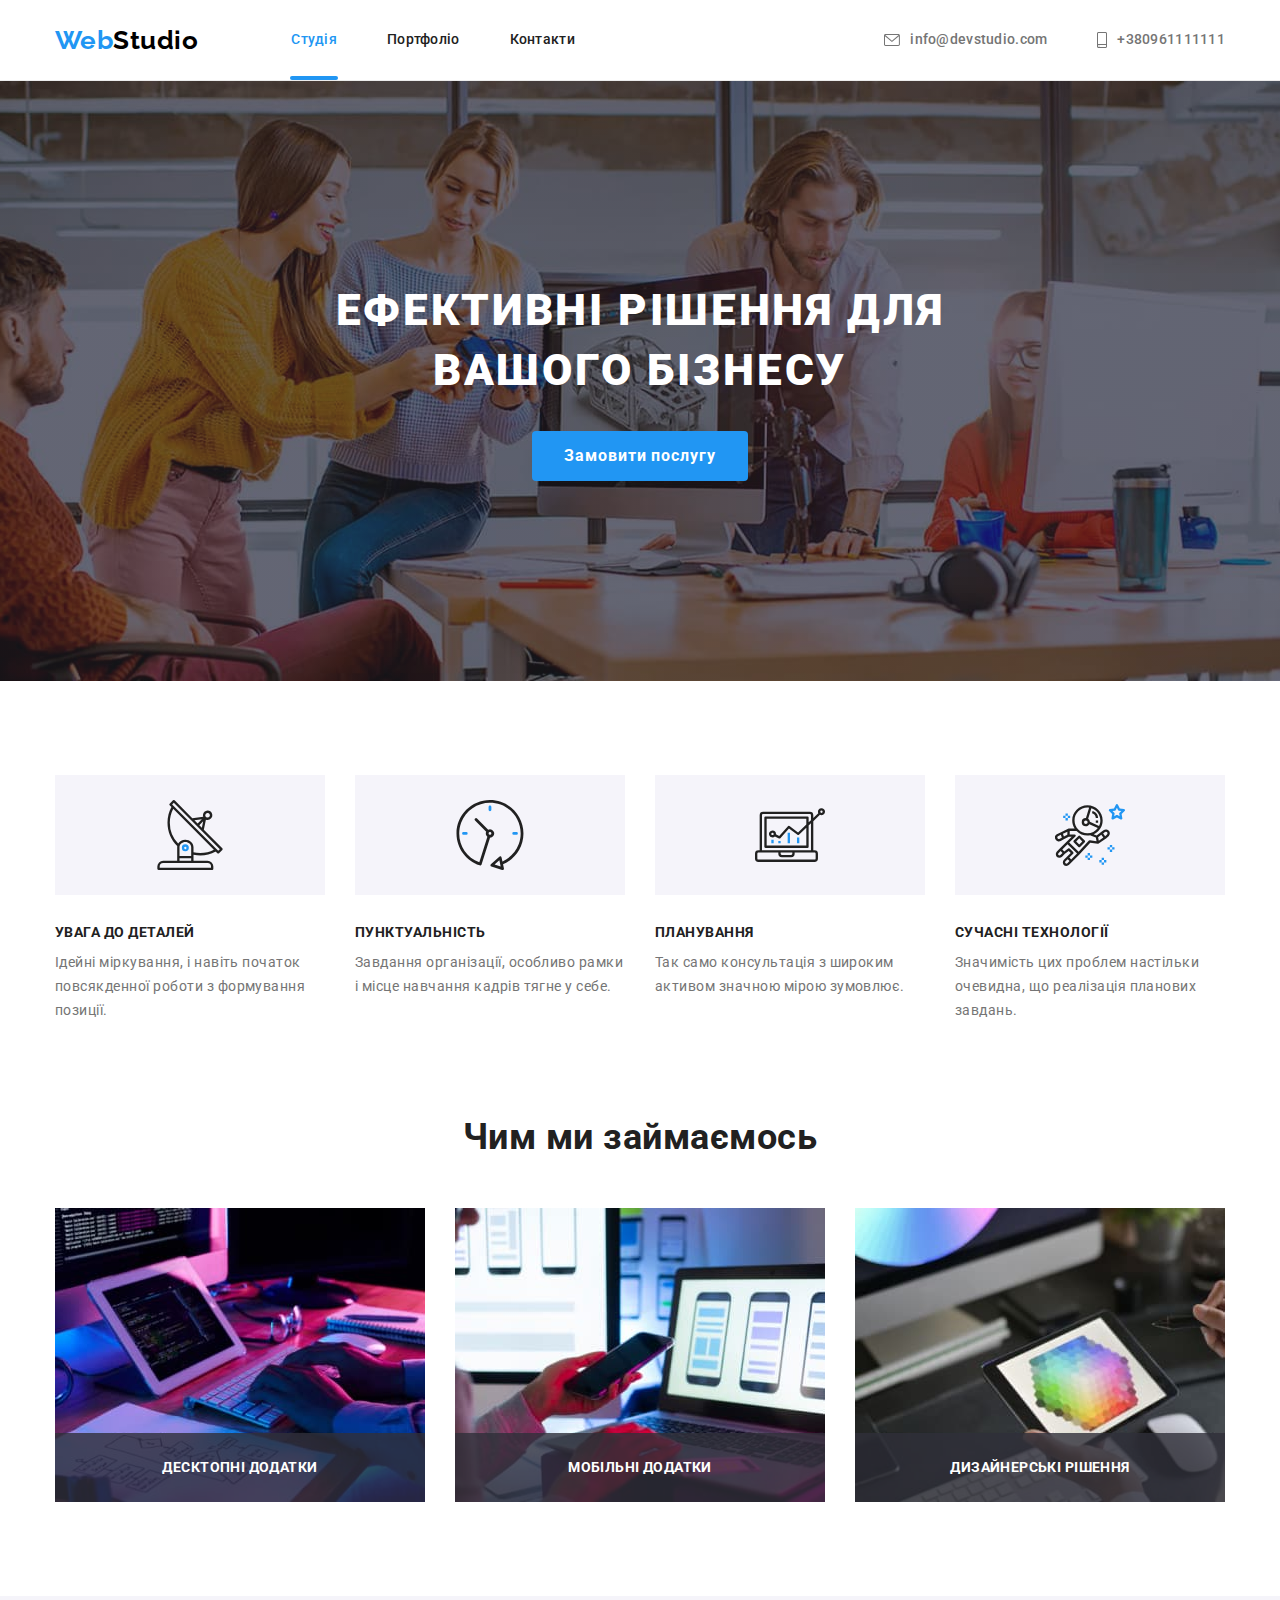
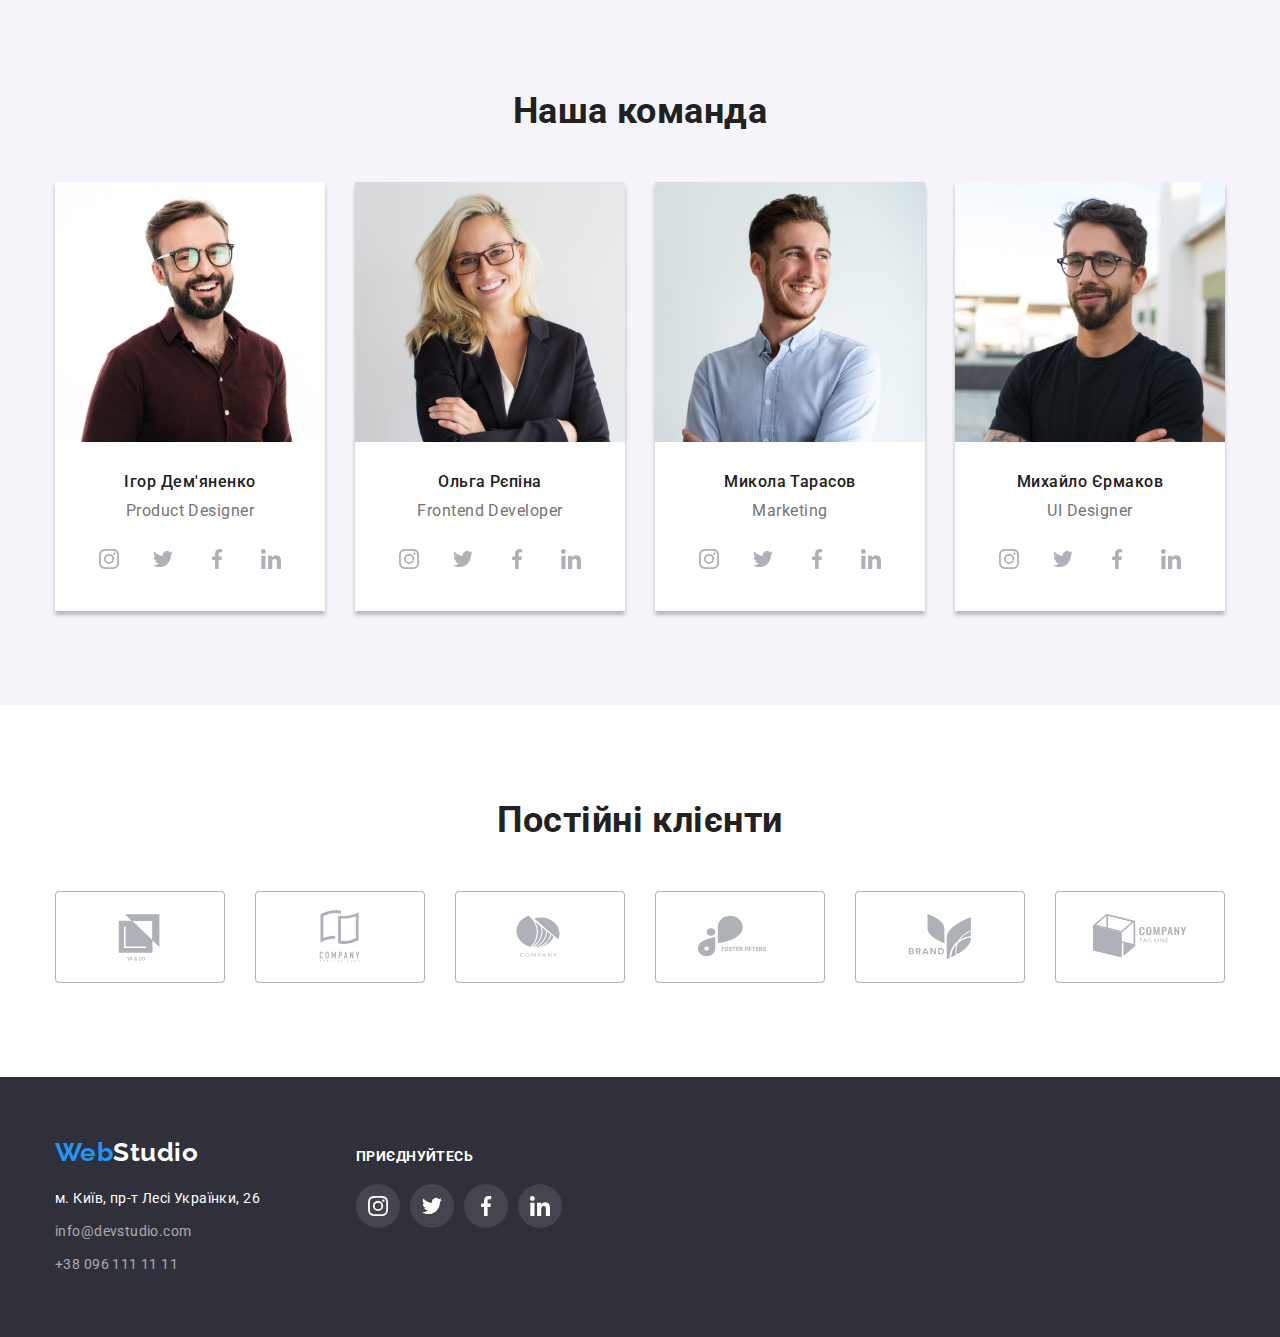
<file: index.html>
<!DOCTYPE html>
<html lang="uk">
  <head>
    <meta charset="UTF-8" />
    <meta http-equiv="X-UA-Compatible" content="IE=edge" />
    <meta name="viewport" content="width=device-width, initial-scale=1.0" />
    <title>Document</title>
    <link rel="preconnect" href="https://fonts.googleapis.com" />
    <link rel="preconnect" href="https://fonts.gstatic.com" crossorigin />
    <link
      href="https://fonts.googleapis.com/css2?family=Raleway:wght@700&family=Roboto:wght@400;500;700;900&display=swap"
      rel="stylesheet"
    />
    <link
      rel="stylesheet"
      href="https://cdnjs.cloudflare.com/ajax/libs/modern-normalize/1.1.0/modern-normalize.min.css"
    />
    <link rel="stylesheet" href="./css/style.css" />
  </head>

  <body class="page">
    <!-- Шапка сайта -->
    <header class="page-header">
      <div class="container main-nav">
        <nav class="main-nav">
          <a href="./index.html" class="logo"
            >Web<span class="accent">Studio</span></a
          >

          <ul class="site-nav list">
            <li class="item"><a href="" class="link current">Студія</a></li>
            <li class="item">
              <a href="./portfolio.html" class="link">Портфоліо</a>
            </li>
            <li class="item"><a href="" class="link">Контакти</a></li>
          </ul>
        </nav>

        <ul class="contact list">
          <li class="item icon-envelope">
            <a href="mailto:info@devstudio.com" class="link">
              <svg class="contact-icon" width="16" height="12">
                <use href=".//images/symbol-defs.svg#icon-envelope"></use></svg
              >info@devstudio.com</a
            >
          </li>
          <li class="item icon-smartphone">
            <a href="tel:+380961111111" class="link">
              <svg class="contact-icon" width="10" height="16">
                <use
                  href=".//images/symbol-defs.svg#icon-smartphone"
                ></use></svg
              >+380961111111</a
            >
          </li>
        </ul>
      </div>
    </header>

    <main>
      <!-- Герой -->
      <section class="hero">
        <div class="container">
          <div class="hero-content">
            <h1 class="hero-title">Ефективні рішення для вашого бізнесу</h1>
            <button type="button" class="button button-hero">Замовити послугу</button>
          </div>
        </div>
      </section>

      <!-- переваги -->
      <section class="section benefits">
        <div class="container">
          <h2 class="section-title visually-hidden">Наші переваги</h2>

          <ul class="benefits list">
            <li class="item icon-antenna">
              <div class="icon-benefits">
                <svg class="benefits-icon" width="70" height="70">
                  <use href=".//images/symbol-defs.svg#icon-antenna"></use>
                </svg>
              </div>
              <h3 class="title">УВАГА ДО ДЕТАЛЕЙ</h3>
              <p class="text">
                Ідейні міркування, і навіть початок повсякденної роботи з
                формування позиції.
              </p>
            </li>

            <li class="item icon-clock">
              <div class="icon-benefits">
                <svg class="benefits-icon" width="70" height="70">
                  <use href=".//images/symbol-defs.svg#icon-clock"></use>
                </svg>
              </div>
              <h3 class="title">ПУНКТУАЛЬНІСТЬ</h3>
              <p class="text">
                Завдання організації, особливо рамки і місце навчання кадрів
                тягне у себе.
              </p>
            </li>

            <li class="item icon-diagram">
              <div class="icon-benefits">
                <svg class="benefits-icon" width="70" height="70">
                  <use href=".//images/symbol-defs.svg#icon-diagram"></use>
                </svg>
              </div>
              <h3 class="title">ПЛАНУВАННЯ</h3>
              <p class="text">
                Так само консультація з широким активом значною мірою зумовлює.
              </p>
            </li>
            <li class="item icon-astronaut">
              <div class="icon-benefits">
                <svg class="benefits-icon" width="70" height="70">
                  <use href=".//images/symbol-defs.svg#icon-astronaut"></use>
                </svg>
              </div>
              <h3 class="title">СУЧАСНІ ТЕХНОЛОГІЇ</h3>
              <p class="text">
                Значимість цих проблем настільки очевидна, що реалізація
                планових завдань.
              </p>
            </li>
          </ul>
        </div>
      </section>

      <!-- Чим ми займаємось -->
      <section class="work-section">
        <div class="container">
          <h2 class="section-title">Чим ми займаємось</h2>
          <ul class="work list">
            <li class="item">
              <img
                src="./images/box1(1).jpg"
                alt="Руки людини, на клавіатурі друкують код"
                width="370"
                height="294"
              />
              <p class="label-work">десктопні додатки</p>
            </li>
            <li class="item">
              <img
                src="./images/box2(1).jpg"
                alt="Лівою рукою людина тримає телефон, права рука керує ноутбуком"
                width="370"
                height="294"
              />
              <p class="label-work">мобільні додатки</p>
            </li>
            <li class="item">
              <img
                src="./images/box3(1).jpg"
                alt="В лівій руці планшет, на якому зображена кольорова градація, в правій руці стилус"
                width="370"
                height="294"
              />
              <p class="label-work">дизайнерські рішення</p>
            </li>
          </ul>
        </div>
      </section>

      <!-- Наша команда -->
      <section class="section team">
        <div class="container">
          <h2 class="section-title">Наша команда</h2>
          <ul class="team-items list">
            <li class="item">
              <img
                src="./images/Igor(1).jpg"
                alt="Ігор Дем'яненко"
                width="270"
                height="260"
              />
              <div class="teams">
                <h3 class="title">Ігор Дем'яненко</h3>
                <p class="text">Product Designer</p>
                <ul class="soc-list list">
                  <li class="soc-item">
                    <a class="soc-link" href="">
                      <svg class="soc-icon" width="20" height="20">
                        <use
                          href=".//images/symbol-defs.svg#icon-instagram"
                        ></use>
                      </svg>
                    </a>
                  </li>

                  <li class="soc-item">
                    <a class="soc-link" href="">
                      <svg class="soc-icon" width="20" height="20">
                        <use
                          href=".//images/symbol-defs.svg#icon-twitter"
                        ></use>
                      </svg>
                    </a>
                  </li>

                  <li class="soc-item">
                    <a class="soc-link" href="">
                      <svg class="soc-icon" width="20" height="20">
                        <use
                          href=".//images/symbol-defs.svg#icon-facebook"
                        ></use>
                      </svg>
                    </a>
                  </li>

                  <li class="soc-item">
                    <a class="soc-link" href="">
                      <svg class="soc-icon" width="20" height="20">
                        <use
                          href=".//images/symbol-defs.svg#icon-linkedin"
                        ></use>
                      </svg>
                    </a>
                  </li>
                </ul>
              </div>
            </li>
            <li class="item">
              <img
                src="./images/Olga(1).jpg"
                alt="Ольга Рєпіна"
                width="270"
                height="260"
              />
              <div class="teams">
                <h3 class="title">Ольга Рєпіна</h3>
                <p class="text">Frontend Developer</p>
                <ul class="soc-list list">
                  <li class="soc-item">
                    <a class="soc-link" href="">
                      <svg class="soc-icon" width="20" height="20">
                        <use
                          href=".//images/symbol-defs.svg#icon-instagram"
                        ></use>
                      </svg>
                    </a>
                  </li>

                  <li class="soc-item">
                    <a class="soc-link" href="">
                      <svg class="soc-icon" width="20" height="20">
                        <use
                          href=".//images/symbol-defs.svg#icon-twitter"
                        ></use>
                      </svg>
                    </a>
                  </li>

                  <li class="soc-item">
                    <a class="soc-link" href="">
                      <svg class="soc-icon" width="20" height="20">
                        <use
                          href=".//images/symbol-defs.svg#icon-facebook"
                        ></use>
                      </svg>
                    </a>
                  </li>

                  <li class="soc-item">
                    <a class="soc-link" href="">
                      <svg class="soc-icon" width="20" height="20">
                        <use
                          href=".//images/symbol-defs.svg#icon-linkedin"
                        ></use>
                      </svg>
                    </a>
                  </li>
                </ul>
              </div>
            </li>
            <li class="item">
              <img
                src="./images/Mykola(1).jpg"
                alt="Микола Тарасов"
                width="270"
                height="260"
              />
              <div class="teams">
                <h3 class="title">Микола Тарасов</h3>
                <p class="text">Marketing</p>
                <ul class="soc-list list">
                  <li class="soc-item">
                    <a class="soc-link" href="">
                      <svg class="soc-icon" width="20" height="20">
                        <use
                          href=".//images/symbol-defs.svg#icon-instagram"
                        ></use>
                      </svg>
                    </a>
                  </li>

                  <li class="soc-item">
                    <a class="soc-link" href="">
                      <svg class="soc-icon" width="20" height="20">
                        <use
                          href=".//images/symbol-defs.svg#icon-twitter"
                        ></use>
                      </svg>
                    </a>
                  </li>

                  <li class="soc-item">
                    <a class="soc-link" href="">
                      <svg class="soc-icon" width="20" height="20">
                        <use
                          href=".//images/symbol-defs.svg#icon-facebook"
                        ></use>
                      </svg>
                    </a>
                  </li>

                  <li class="soc-item">
                    <a class="soc-link" href="">
                      <svg class="soc-icon" width="20" height="20">
                        <use
                          href=".//images/symbol-defs.svg#icon-linkedin"
                        ></use>
                      </svg>
                    </a>
                  </li>
                </ul>
              </div>
            </li>
            <li class="item">
              <img
                src="./images/Mykhailo(1).jpg"
                alt="Михайло Єрмаков"
                width="270"
                height="260"
              />
              <div class="teams">
                <h3 class="title">Михайло Єрмаков</h3>
                <p class="text">UI Designer</p>
                <ul class="soc-list list">
                  <li class="soc-item">
                    <a class="soc-link" href="">
                      <svg class="soc-icon" width="20" height="20">
                        <use
                          href=".//images/symbol-defs.svg#icon-instagram"
                        ></use>
                      </svg>
                    </a>
                  </li>

                  <li class="soc-item">
                    <a class="soc-link" href="">
                      <svg class="soc-icon" width="20" height="20">
                        <use
                          href=".//images/symbol-defs.svg#icon-twitter"
                        ></use>
                      </svg>
                    </a>
                  </li>

                  <li class="soc-item">
                    <a class="soc-link" href="">
                      <svg class="soc-icon" width="20" height="20">
                        <use
                          href=".//images/symbol-defs.svg#icon-facebook"
                        ></use>
                      </svg>
                    </a>
                  </li>

                  <li class="soc-item">
                    <a class="soc-link" href="">
                      <svg class="soc-icon" width="20" height="20">
                        <use
                          href=".//images/symbol-defs.svg#icon-linkedin"
                        ></use>
                      </svg>
                    </a>
                  </li>
                </ul>
              </div>
            </li>
          </ul>
        </div>
      </section>
    </main>

    <!-- our clients -->

    <section class="section clients">
      <div class="container">
        <h2 class="section-title">Постійні клієнти</h2>
        <ul class="clients-list list">
          <li class="client-item">
            <a class="client-link" href="">
              <svg class="client-logo" width="106" height="60">
                <use href=".//images/symbol-defs.svg#icon-Logo1"></use>
              </svg>
            </a>
          </li>
          <li class="client-item">
            <a class="client-link" href=""
              ><svg class="client-logo" width="106" height="60">
                <use href=".//images/symbol-defs.svg#icon-Logo2"></use></svg
            ></a>
          </li>
          <li class="client-item">
            <a class="client-link" href=""
              ><svg class="client-logo" width="106" height="60">
                <use href=".//images/symbol-defs.svg#icon-Logo3"></use></svg
            ></a>
          </li>
          <li class="client-item">
            <a class="client-link" href=""
              ><svg class="client-logo" width="106" height="60">
                <use href=".//images/symbol-defs.svg#icon-Logo4"></use></svg
            ></a>
          </li>
          <li class="client-item">
            <a class="client-link" href=""
              ><svg class="client-logo" width="106" height="60">
                <use href=".//images/symbol-defs.svg#icon-Logo5"></use></svg
            ></a>
          </li>
          <li class="client-item">
            <a class="client-link" href=""
              ><svg class="client-logo" width="106" height="60">
                <use href=".//images/symbol-defs.svg#icon-Logo6"></use></svg
            ></a>
          </li>
        </ul>
      </div>
    </section>

    <!--Футер-->

    <footer class="footer">
      <div class="container">
        <div class="adress-footer">
          <a href="./index.html" class="logo"
            >Web<span class="accent-footer">Studio</span></a
          >
          <address>
            <ul class="adress list">
              <li class="item">
                <a
                  href="https://goo.gl/maps/veYJQUVYukDmJ3Ha7"
                  target="_blank"
                  rel="noopener noreferrer"
                  class="adress-link"
                >
                  м. Київ, пр-т Лесі Українки, 26
                </a>
              </li>

              <li class="item">
                <a href="mailto:info@devstudio.com" class="link"
                  >info@devstudio.com</a
                >
              </li>
              <li class="item">
                <a href="tel:+380961111111" class="link">+38 096 111 11 11</a>
              </li>
            </ul>
          </address>
        </div>

        <div class="soc-footer">
          <p class="text-footer">приєднуйтесь</p>
          <ul class="soc-list list">
            <li class="soc-item">

              <a class="soc-link" href="">
                <svg class="soc-icon" width="20" height="20">
                  <use href=".//images/symbol-defs.svg#icon-instagram"></use>
                </svg>
              </a>
            </li>

            <li class="soc-item">
              <a class="soc-link" href="">
                <svg class="soc-icon" width="20" height="20">
                  <use href=".//images/symbol-defs.svg#icon-twitter"></use>
                </svg>
              </a>
            </li>

            <li class="soc-item">
              <a class="soc-link" href="">
                <svg class="soc-icon" width="20" height="20">
                  <use href=".//images/symbol-defs.svg#icon-facebook"></use>
                </svg>
              </a>
            </li>

            <li class="soc-item">
              <a class="soc-link" href="">
                <svg class="soc-icon" width="20" height="20">
                  <use href=".//images/symbol-defs.svg#icon-linkedin"></use>
                </svg>
              </a>
            </li>
          </ul>
        </div>
      </div>
    </footer>

<div class="backdrop is-hidden">
  <div class="modal"></div>
</div>

  </body>
</html>
</file>
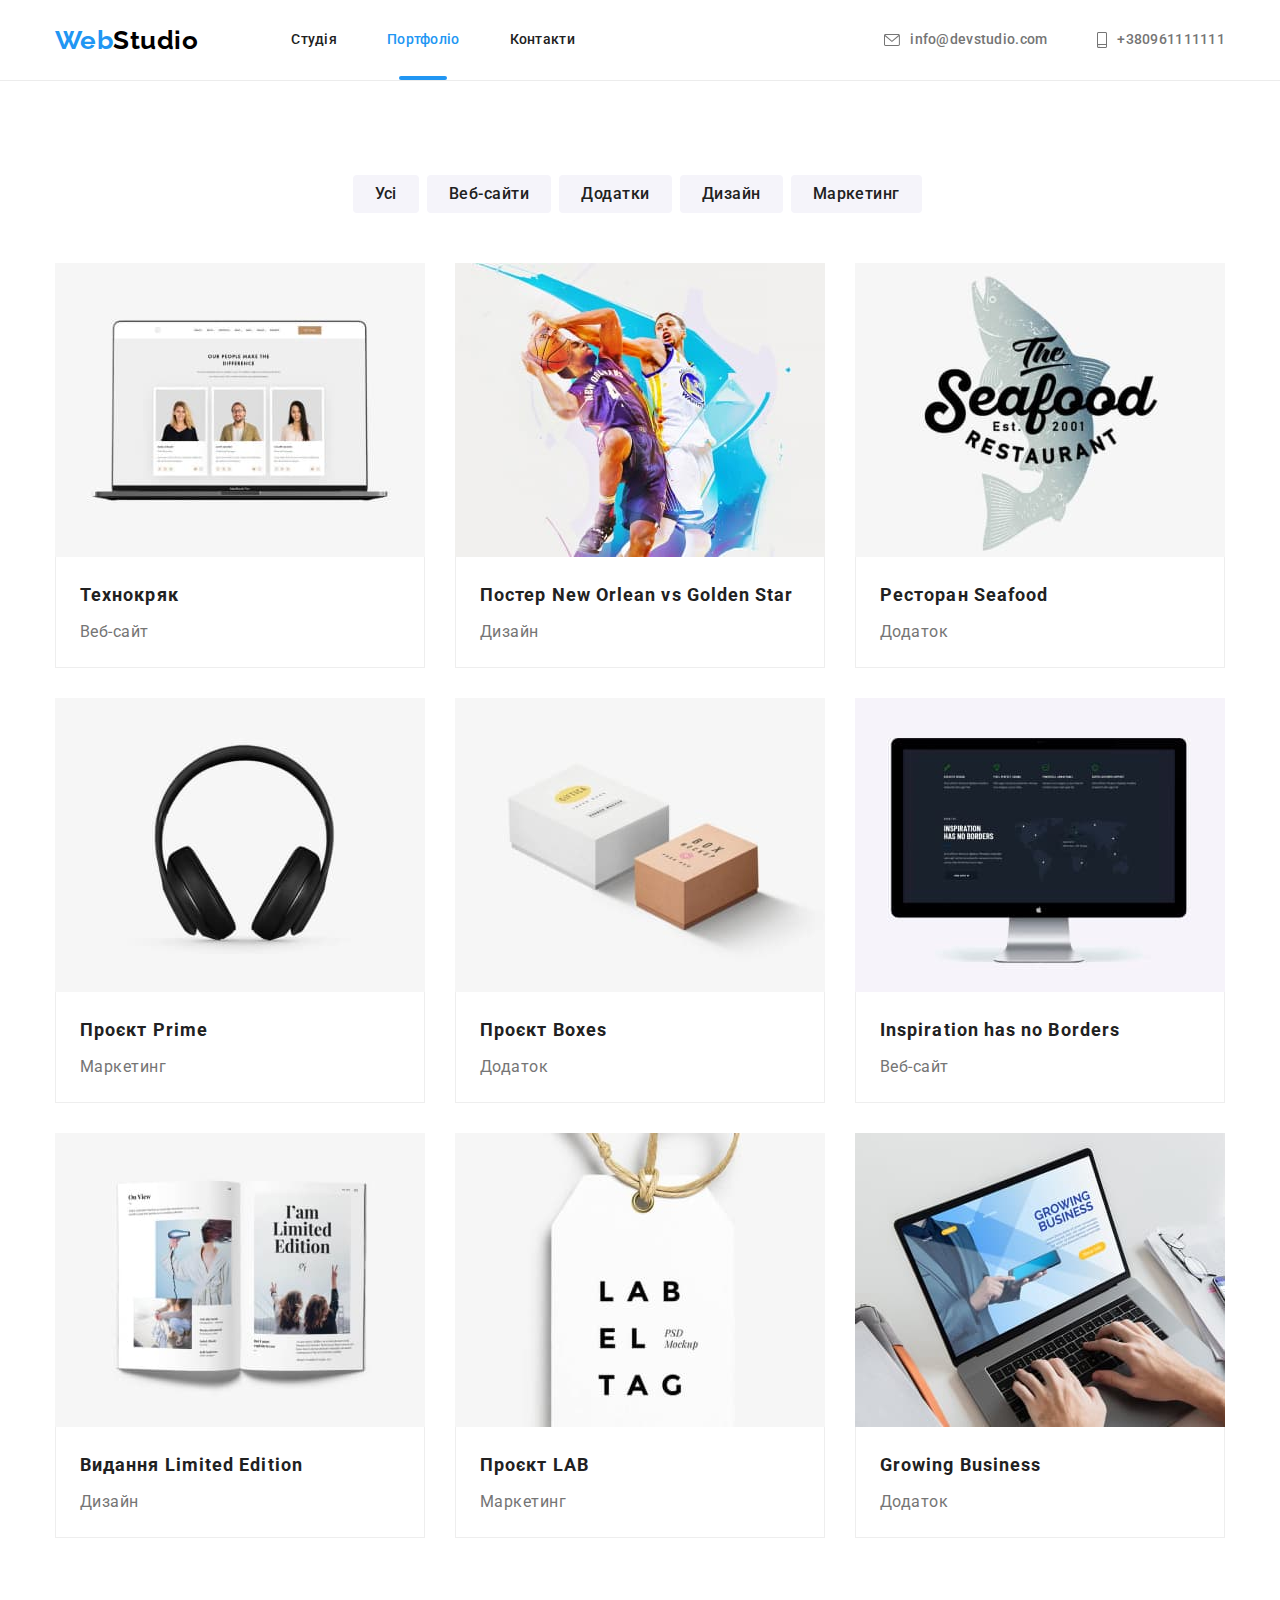
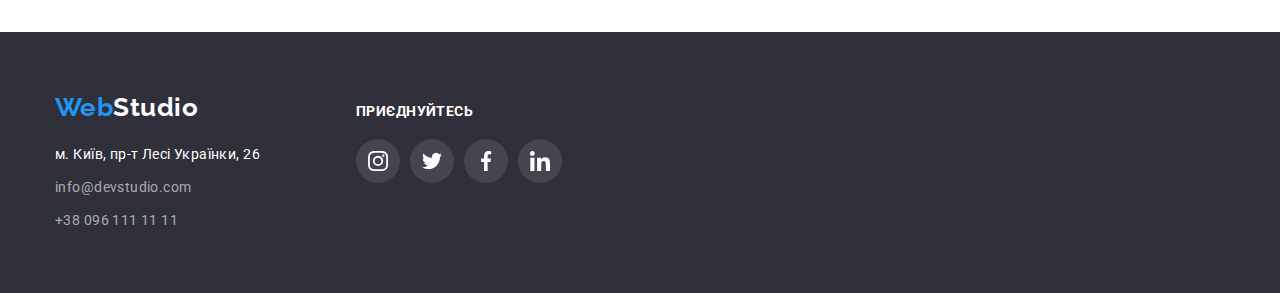
<file: portfolio.html>
<!DOCTYPE html>
<html lang="uk">
  <head>
    <meta charset="UTF-8" />
    <meta http-equiv="X-UA-Compatible" content="IE=edge" />
    <meta name="viewport" content="width=device-width, initial-scale=1.0" />
    <title>Document</title>
    <link rel="preconnect" href="https://fonts.googleapis.com" />
    <link rel="preconnect" href="https://fonts.gstatic.com" crossorigin />
    <link
      href="https://fonts.googleapis.com/css2?family=Raleway:wght@700&family=Roboto:wght@400;500;700;900&display=swap"
      rel="stylesheet"
    />
    <link
      rel="stylesheet"
      href="https://cdnjs.cloudflare.com/ajax/libs/modern-normalize/1.1.0/modern-normalize.min.css"
    />
    <link rel="stylesheet" href="./css/style.css" />
  </head>

  <body class="page">
    <!-- Шапка сайта -->
    <header>
      <header class="page-header">
      <div class="container main-nav">
        <nav class="main-nav">
          <a href="./index.html" class="logo"
            >Web<span class="accent">Studio</span></a>

          <ul class="site-nav list">
            <li class="item"><a href="./index.html" class="link">Студія</a></li>
            <li class="item">
              <a href="./portfolio.html" class="link current">Портфоліо</a>
            </li>
            <li class="item"><a href="" class="link">Контакти</a></li>
          </ul>
        </nav>

        <ul class="contact list">
          <li class="item icon-envelope">
            <a href="mailto:info@devstudio.com" class="link">
              <svg class="contact-icon" width="16" height="12">
                <use href=".//images/symbol-defs.svg#icon-envelope"></use></svg
              >info@devstudio.com</a
            >
          </li>
          <li class="item icon-smartphone">
            <a href="tel:+380961111111" class="link">
              <svg class="contact-icon" width="10" height="16">
                <use
                  href=".//images/symbol-defs.svg#icon-smartphone"
                ></use></svg
              >+380961111111</a
            >
          </li>
        </ul>
      </div>
    </header>

    <main>
      <section class="section works">
        <div class="container">
          <h1 class="section-title visually-hidden">Наші проєкти</h1>
          <ul class="button-list list">
            <li class="item"><button type="button" class="button primary">Усі</button></li>
            <li class="item">
              <button type="button" class="button primary">Веб-сайти</button>
            </li>
            <li class="item">
              <button type="button" class="button primary">Додатки</button>
            </li>
            <li class="item">
              <button type="button" class="button primary">Дизайн</button>
            </li>
            <li class="item">
              <button type="button" class="button primary">Маркетинг</button>
            </li>
          </ul>

          <ul class="works-list list">
            <li class="item-card">
              <a href="" class="link">
                <img
                  src="./images-portfolio/technocryak(1).jpg"
                  alt="відкритий лептоп"
                  width="370"
                  height="294"
                />
                <div class="card">
                  <h2 class="title-works">Технокряк</h2>
                  <p class="text-works">Веб-сайт</p>
                </div>
              </a>
            </li>
            <li class="item-card">
              <a href="" class="link">
                <img
                  src="./images-portfolio/PosterNewOrlean(1).jpg"
                  alt="боротьба за баскетбольний м'яч"
                  width="370"
                  height="294"
                />
                <div class="card">
                  <h2 class="title-works">Постер New Orlean vs Golden Star</h2>
                  <p class="text-works">Дизайн</p>
                </div>
              </a>
            </li>
            <li class="item-card">
              <a href="" class="link">
                <img
                  src="./images-portfolio/Seafood(1).jpg"
                  alt="назва закладу на фоні логотипа з рибою"
                  width="370"
                  height="294"
                />
                <div class="card">
                  <h2 class="title-works">Ресторан Seafood</h2>
                  <p class="text-works">Додаток</p>
                </div>
              </a>
            </li>
            <li class="item-card">
              <a href="" class="link">
                <img
                  src="./images-portfolio/prime(1).jpg"
                  alt="навушники на білому фоні"
                  width="370"
                  height="294"
                />
                <div class="card">
                  <h2 class="title-works">Проєкт Prime</h2>
                  <p class="text-works">Маркетинг</p>
                </div>
              </a>
            </li>
            <li class="item-card">
              <a href="" class="link">
                <img
                  src="./images-portfolio/boxes(1).jpg"
                  alt="дві коробки на полу"
                  width="370"
                  height="294"
                />
                <div class="card">
                  <h2 class="title-works">Проєкт Boxes</h2>
                  <p class="text-works">Додаток</p>
                </div>
              </a>
            </li>
            <li class="item-card">
              <a href="" class="link">
                <img
                  src="./images-portfolio/InspirationhasnoBorders(1).jpg"
                  alt="монітор"
                  width="370"
                  height="294"
                />
                <div class="card">
                  <h2 class="title-works">Inspiration has no Borders</h2>
                  <p class="text-works">Веб-сайт</p>
                </div>
              </a>
            </li>
            <li class="item-card">
              <a href="" class="link">
                <img
                  src="./images-portfolio/limited-edition(1).jpg"
                  alt="розгорнута книга"
                  width="370"
                  height="294"
                />
                <div class="card">
                  <h2 class="title-works">Видання Limited Edition</h2>
                  <p class="text-works">Дизайн</p>
                </div>
              </a>
            </li>
            <li class="item-card">
              <a href="" class="link">
                <img
                  src="./images-portfolio/lab(1).jpg"
                  alt="бірка з логотипом"
                  width="370"
                  height="294"
                />
                <div class="card">
                  <h2 class="title-works">Проєкт LAB</h2>
                  <p class="text-works">Маркетинг</p>
                </div>
              </a>
            </li>
            <li class="item-card">
              <a href="" class="link">
                <img
                  src="./images-portfolio/growingbusiness(1).jpg"
                  alt="відкритий лептоп"
                  width="370"
                  height="294"
                />
                <div class="card">
                  <h2 class="title-works">Growing Business</h2>
                  <p class="text-works">Додаток</p>
                </div>
              </a>
            </li>
          </ul>
        </div>
      </section>
    </main>

    <!--Футер-->
    <footer class="footer">
      <div class="container">
        <div class="adress-footer">
          <a href="./index.html" class="logo"
            >Web<span class="accent-footer">Studio</span></a
          >
          <address>
            <ul class="adress list">
              <li class="item">
                <a
                  href="https://goo.gl/maps/veYJQUVYukDmJ3Ha7"
                  target="_blank"
                  rel="noopener noreferrer"
                  class="adress-link"
                >
                  м. Київ, пр-т Лесі Українки, 26
                </a>
              </li>

              <li class="item">
                <a href="mailto:info@devstudio.com" class="link"
                  >info@devstudio.com</a
                >
              </li>
              <li class="item">
                <a href="tel:+380961111111" class="link">+38 096 111 11 11</a>
              </li>
            </ul>
          </address>
        </div>

        <div class="soc-footer">
          <p class="text-footer">приєднуйтесь</p>
          <ul class="soc-list list">
            <li class="soc-item">

              <a class="soc-link" href="">
                <svg class="soc-icon" width="20" height="20">
                  <use href=".//images/symbol-defs.svg#icon-instagram"></use>
                </svg>
              </a>
            </li>

            <li class="soc-item">
              <a class="soc-link" href="">
                <svg class="soc-icon" width="20" height="20">
                  <use href=".//images/symbol-defs.svg#icon-twitter"></use>
                </svg>
              </a>
            </li>

            <li class="soc-item">
              <a class="soc-link" href="">
                <svg class="soc-icon" width="20" height="20">
                  <use href=".//images/symbol-defs.svg#icon-facebook"></use>
                </svg>
              </a>
            </li>

            <li class="soc-item">
              <a class="soc-link" href="">
                <svg class="soc-icon" width="20" height="20">
                  <use href=".//images/symbol-defs.svg#icon-linkedin"></use>
                </svg>
              </a>
            </li>
          </ul>
        </div>
      </div>
    </footer>
  </body>
</html>
</file>
<file: css/style.css>
:root {
  --primary-text-color: #757575;
  --title-text-color: #212121;
  --accent-color: #2196f3;
  --white-color: #ffffff;
  --background-color: #ffffff;
  --background-color-hero-footer: #2f303a;
  --bg-btn-color: #f5f4fa;
  --black-color: #000000;
  --border-color: #eeeeee;
  --adress-text-color: #ffffff99;
}

button {
  cursor: pointer;
}
p,
h1,
h2,
h3,
h4,
h5 {
  margin: 0;
}

ul,
ol {
  margin: 0;
  padding-left: 0;
}

address {
  font-style: normal;
}

img {
  display: block;
  max-width: 100%;
  height: auto;
}

.page {
  background-color: var(--background-color);
  color: var(--primary-text-color);

  font-family: Roboto, sans-serif;
  letter-spacing: 0.03em;
}

.container {
  width: 1200px;
  margin-left: auto;
  margin-right: auto;
  padding-left: 15px;
  padding-right: 15px;

  /* outline: 2px solid tomato; */
}

/* logo */

.logo {
  color: var(--accent-color);

  font-family: Raleway, sans-serif;
  font-weight: 700;
  font-size: 26px;
  line-height: 1.19;
  text-decoration: none;
}
.accent {
  color: var(--black-color);
}
.accent-footer {
  color: var(--background-color);
}

/* Page header */

.page-header {
  background-color: var(--background-color);
}

/* Logo */

/* .logo {
  margin-right: 50px;
} */

/* site-nav */

.page-header {
  border-bottom: 1px solid #ececec;
}

.container.main-nav {
  display: flex;
  align-items: center;
}

.main-nav {
  display: flex;
  align-items: center;
}

.site-nav {
  display: flex;
  margin-left: 93px;
}

/* .site-nav .item:not(:last-child) {
  margin-right: 50px;
} */

.site-nav .item + .item {
  margin-left: 50px;
}

.list {
  list-style: none;
}

.site-nav .item {
  position: relative;
}

.site-nav .link {
  display: block;
  padding-top: 32px;
  padding-bottom: 32px;
  color: var(--title-text-color);

  font-weight: 500;
  font-size: 14px;
  line-height: 1.14;
  letter-spacing: 0.02em;
  text-decoration: none;
}

/* .site-nav .link::before {
  content: "";
  display: inline-block;
  width: 48px;
  height: 4px;
  color: var(--accent-color);
} */

.site-nav .link:hover,
.site-nav .link:focus {
  color: var(--accent-color);
}

.site-nav .link.current {
  color: var(--accent-color);
}

.site-nav .link.current::before {
  position: absolute;
  bottom: 0%;
  left: 50%;
  margin: 0;
  transform: translate(-50%);

  content: "";
  display: inline-block;
  width: 48px;
  height: 4px;
  border-radius: 2px;
  background-color: var(--accent-color);
}

.contact {
  display: flex;
}

.contact.list {
  margin-left: auto;
}

.contact-icon {
  margin-right: 10px;
  fill: currentColor;
}

.contact .item + .item {
  margin-left: 50px;
}

.contact .link {
  display: flex;
  align-items: center;

  color: var(--primary-text-color);

  font-family: "Roboto";
  font-weight: 500;
  font-size: 14px;
  line-height: 1.14;
  letter-spacing: 0.02em;
  text-decoration: none;
}

.contact .link:hover,
.contact .link:focus,
.contact-icon:hover,
.contact-icon:focus {
  color: var(--accent-color);
}

/* Герой */

.hero {
  background-color: var(--background-color-hero-footer);

  background-image: linear-gradient(
      to right,
      rgba(47, 48, 58, 0.4),
      rgba(47, 48, 58, 0.4)
    ),
    url(../images/bck-image.jpg);
  background-repeat: no-repeat;
  background-position: center;
  background-size: cover;

  max-width: 1600px;
  margin-left: auto;
  margin-right: auto;
  padding-top: 200px;
  padding-bottom: 200px;
}

.hero-content {
  text-align: center;
}

.hero-title {
  color: var(--white-color);
  margin-left: auto;
  margin-right: auto;
  margin-bottom: 30px;
  width: 696px;

  font-weight: 900;
  font-size: 44px;
  line-height: 1.36;
  text-align: center;
  letter-spacing: 0.06em;
  text-transform: uppercase;
}

/* section */

.section {
  padding-top: 94px;
  padding-bottom: 94px;
}

.section-title {
  margin-bottom: 50px;

  color: var(--title-text-color);
  font-family: "Roboto";
  font-style: normal;
  font-weight: 700;
  font-size: 36px;
  line-height: 42px;
  text-align: center;
}

/* benefits */

.benefits {
  display: flex;
}

.icon-benefits {
  display: flex;
  justify-content: center;
  align-items: center;

  background-color: var(--bg-btn-color);
  width: 270px;
  height: 120px;
}

.benefits .item {
  width: 270px;
}

.benefits .item + .item {
  margin-left: 30px;
}

.benefits .title {
  color: var(--title-text-color);

  margin-bottom: 10px;
  margin-top: 30px;

  font-weight: 700;
  font-size: 14px;
  line-height: 1.14;
}

.benefits .text {
  font-size: 14px;
  line-height: 1.71;
}

.visually-hidden {
  position: absolute;
  white-space: nowrap;
  width: 1px;
  height: 1px;
  overflow: hidden;
  border: 0;
  padding: 0;
  clip: rect(0 0 0 0);
  clip-path: inset(50%);
  margin: -1px;
}

/* our work */

.work-section {
  padding-top: 0;
  padding-bottom: 94px;
}

.work .item {
  position: relative;
  width: 370px;
}

.label-work {
  position: absolute;
  bottom: 0;
  padding: 27px;
  width: 100%;

  text-align: center;
  font-weight: 700;
  font-size: 14px;
  line-height: 1.14;
  letter-spacing: 0.03em;
  text-transform: uppercase;

  background-color: rgba(47, 48, 58, 0.8);
  color: #fff;
}

.work {
  display: flex;
  gap: 30px;
}

/* our team */

.team {
  background-color: var(--bg-btn-color);
}

.team-items.list {
  display: flex;
}

.team-items .item + .item {
  margin-left: 30px;
}

.team-items .item {
  max-width: 270px;
  box-shadow: 0px 4px 4px rgba(0, 0, 0, 0.25);
}

.team .title {
  margin-bottom: 10px;

  color: var(--title-text-color);
  font-weight: 500;
  font-size: 16px;
  line-height: 1.19;
}

.team .text {
  font-size: 16px;
  line-height: 1.19;
  margin-bottom: 16px;
}

.teams {
  padding-top: 30px;
  padding-bottom: 30px;

  background-color: var(--background-color);
  text-align: center;
}

.soc-list {
  display: flex;
  justify-content: center;
  gap: 10px;
}

.soc-link {
  width: 44px;
  height: 44px;
  border-radius: 50%;
  display: flex;
  align-items: center;
  justify-content: center;
  background-color: var(--white-color);
  color: #afb1b8;
}

.soc-icon {
  fill: currentColor;
}

.soc-link:hover,
.soc-link:focus {
  background-color: var(--accent-color);
  color: var(--white-color);
}

/* OUR CLIENTS */

.clients-list {
  display: flex;
}

.client-item {
  /* display: flex;
  justify-content: center;
  align-items: center; */
  width: 170px;
  height: 92px;
}

.client-item + .client-item {
  margin-left: 30px;
}

.client-link {
  display: flex;
  justify-content: center;
  align-items: center;

  width: 100%;
  height: 100%;

  border: 1px solid #afb1b8;
  border-radius: 4px;

  color: #afb1b8;
}

.client-link:hover,
.client-link:focus {
  color: var(--accent-color);
  border: 1px solid #2196f3;
}

.client-logo {
  fill: currentColor;
}

/* footer */

.footer {
  padding-bottom: 60px;
  padding-top: 60px;

  background-color: var(--background-color-hero-footer);
}

.footer .container {
  display: flex;
  align-items: baseline;
}

.text-footer {
  margin-bottom: 20px;

  font-weight: 700;
  font-size: 14px;
  line-height: 16px;
  letter-spacing: 0.03em;
  text-transform: uppercase;

  color: var(--white-color);
}

.soc-footer {
  margin-left: 70px;
}

.soc-footer .soc-link {
  background-color: rgba(255, 255, 255, 0.1);
}

.soc-footer .soc-link:hover,
.soc-footer .soc-link:focus {
  background-color: var(--accent-color);
}

.soc-footer .soc-icon {
  fill: var(--white-color);
}

.footer .logo {
  display: block;
  margin-bottom: 20px;
}

.adress .item {
  width: 231px;
  margin-bottom: 9px;
}

.adress .item:last-child {
  margin-bottom: 0;
}

.adress-link {
  display: block;

  color: var(--white-color);

  font-style: normal;
  font-size: 14px;
  line-height: 1.71;
  letter-spacing: 0.03em;
  text-decoration: none;
}

.adress .link {
  display: block;

  color: var(--adress-text-color);

  font-style: normal;
  font-size: 14px;
  line-height: 1.71;
  letter-spacing: 0.03em;
  text-decoration: none;
}

.adress-link:hover,
.adress-link:focus {
  color: var(--accent-color);
}

.adress .link:hover,
.adress .link:hover {
  color: var(--accent-color);
}

/* button works */

.button-list {
  display: flex;
  width: 575px;
  margin-left: auto;
  margin-right: auto;
  margin-bottom: 50px;
}

.button-list .item + .item {
  margin-left: 8px;
}

/* works */

.works-list {
  display: flex;
  flex-wrap: wrap;
}

.item-card {
  width: calc((100% - 60px) / 3);
  margin-right: 30px;
  margin-bottom: 30px;
}

.item-card:nth-child(3n) {
  margin-right: 0;
}

.item-card:nth-last-child(-n + 3) {
  margin-bottom: 0;
}

/* .item-card {
  margin-right: 30px;
  margin-bottom: 30px;

  max-width: 370px;
}

.item-card:nth-child(3n) {
  margin-right: 0;
}

.item-card:nth-last-child(-n + 3) {
  margin-bottom: 0;
} */

.card {
  padding: 20px 24px;
  max-width: 370px;
  border: 1px solid var(--border-color);
  border-top: none;
}

.title-works {
  margin-bottom: 4px;

  color: var(--title-text-color);

  font-weight: 700;
  font-size: 18px;
  line-height: 2;
  letter-spacing: 0.06em;
}

.text-works {
  color: var(--primary-text-color);

  font-size: 16px;
  line-height: 1.88;
}

.works .link {
  display: block;
  text-decoration: none;
}

.works .link:hover,
.works .link:focus {
  box-shadow: 0px 1px 1px rgba(0, 0, 0, 0.12), 0px 4px 4px rgba(0, 0, 0, 0.06),
    1px 4px 6px rgba(0, 0, 0, 0.16);
}

.text-decoration {
  max-width: 322px;
  padding: 20px 24px;
}

/* button */

.button {
  display: inline-block;
  border-radius: 4px;
  border: transparent;
  color: var(--title-text-color);
  background-color: var(--bg-btn-color);

  font-family: inherit;
}

.button.primary {
  padding: 6px 22px;
  font-weight: 500;
  font-size: 16px;
  line-height: 1.62;
  letter-spacing: 0.03em;
}

.button-hero {
  padding: 10px 32px;
  min-width: 216px;

  color: var(--white-color);
  background-color: var(--accent-color);

  font-weight: 700;
  font-size: 16px;
  line-height: 1.88;
  letter-spacing: 0.06em;
}

.button-hero:hover,
.button-hero:focus {
  color: var(--white-color);
  background-color: #188ce8;
}

.button.primary:hover,
.button.primary:focus {
  color: var(--white-color);
  background-color: var(--accent-color);

  box-shadow: 0px 3px 1px rgba(0, 0, 0, 0.1), 0px 1px 2px rgba(0, 0, 0, 0.08),
    0px 2px 2px rgba(0, 0, 0, 0.12);
}

.backdrop {
  position: fixed;
  top: 0;
  left: 0;

  width: 100%;
  height: 100%;

  background-color: #00000033;
}

.backdrop.is-hidden {
  opacity: 0;
  pointer-events: none;
}

.modal {
  position: absolute;
  top: 50%;
  left: 50%;
  transform: translate(-50%, -50%);

  width: 528px;
  height: 581px;

  border-radius: 4px;
  background-color: var(--white-color);
  box-shadow: 0px 1px 3px rgba(0, 0, 0, 0.12), 0px 1px 1px rgba(0, 0, 0, 0.14),
    0px 2px 1px rgba(0, 0, 0, 0.2);
}
</file>
